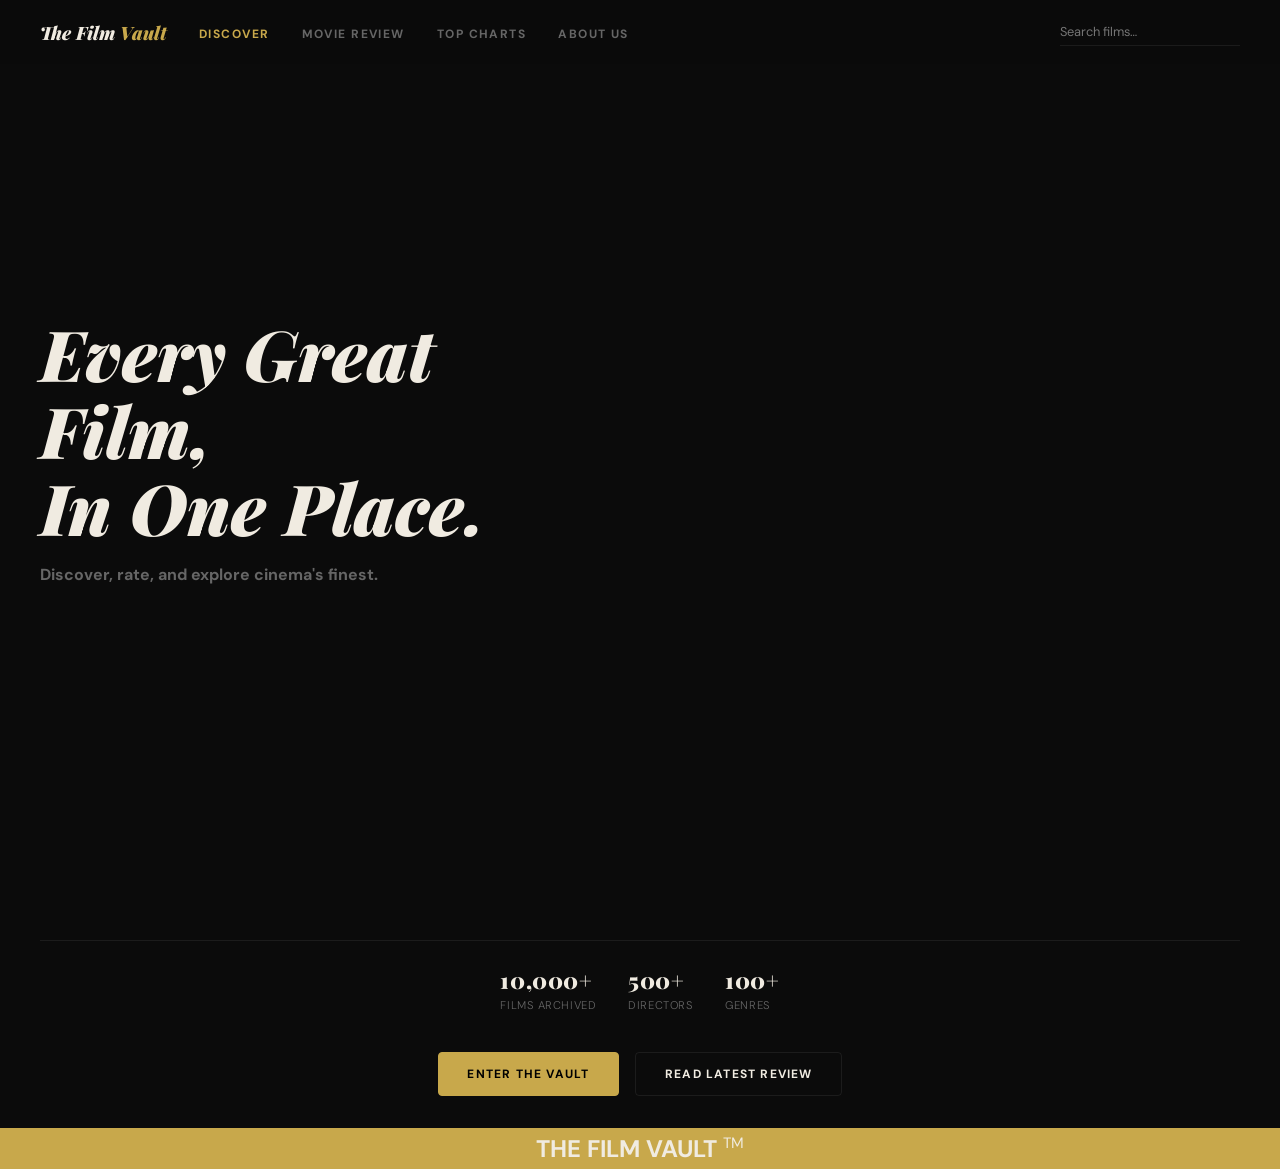
<file: Film Vault HTML/index.html>
<!DOCTYPE html>
<html lang="en">
<head>
  <meta charset="UTF-8" />
  <meta name="viewport" content="width=device-width, initial-scale=1.0" />
  <title>The Film Vault</title>
  <link rel="stylesheet" href="styles1.css" />
</head>
<body>

  <nav>
    <a href="index.html" class="logo">The Film <span>Vault</span></a>
    <ul>
      <li><a href="index.html" class="active">Discover</a></li>
      <li><a href="page 2.html">Movie Review</a></li>
      <li><a href="page 3.html">Top Charts</a></li>
      <li><a href="#">About Us</a></li>
    </ul>
    <input type="text" placeholder="Search films…" />
  </nav>

  <main>
    <div class="backdrops">
      <div class="slab" style="background-image: url('https://posterspy.com/wp-content/uploads/2023/05/Dune-2-Poster-4x5-1.jpg')"></div>
      <div class="slab" style="background-image: url('https://media.wonderlandmagazine.com/uploads/2022/12/OPP_DIGITAL1SHT_POSTER_2_20_UK-scaled.jpg')"></div>
      <div class="slab" style="background-image: url('https://image.tmdb.org/t/p/original/iOb2fjXLbpJgyQXe46n1WtGCnaa.jpg')"></div>
    </div>
    <div class="hero-text">
      <h1>Every Great Film,<br>In One Place.</h1>
      <p>Discover, rate, and explore cinema's finest.</p>
    </div>
  </main>

  <div class="vault-stats">
    <div class="stat"><span>10,000+</span> Films Archived</div>
    <div class="stat"><span>500+</span> Directors</div>
    <div class="stat"><span>100+</span> Genres</div>
  </div>
</div>

<div class="hero-buttons">
  <a href="page 3.html" class="btn-primary">Enter The Vault</a>
  <a href="page 2.html" class="btn-secondary">Read Latest Review</a>
</div>

  <section class="ending">

    <footer class="foot">

      <h2>THE FILM VAULT <span class="spanner">TM</span></h2>

    </footer>

  </section>

</body>
</html>
</file>
<file: Film Vault HTML/styles1.css>
@import url('https://fonts.googleapis.com/css2?family=Playfair+Display:ital,wght@0,900;1,700&family=DM+Sans:wght@300;400&display=swap');

:root {
  --bg: #0b0b0b;
  --gold: #c8a84b;
  --white: #f0ebe1;
  --muted: #666;
  --border: rgba(255,255,255,0.07);
  --ff-serif: 'Playfair Display', serif;
  --ff-sans: 'DM Sans', sans-serif;
  --ease: 0.2s ease;
}

* {
  box-sizing: border-box;
  margin: 0;
  padding: 0;
}

body {
  background: var(--bg);
  color: var(--white);
  font-family: var(--ff-sans);
  font-weight: 300;
  min-height: 100vh; /*make sure it takes 100% height */
}

a {
  color: inherit;
  text-decoration: none;  /*removes the default underlined thing*/
}

ul {
  list-style: none; /*default bullet points removed*/
}

/* ── Nav ── */
nav {
  position: fixed; top: 0; left: 0; right: 0; /*pins nav bar to the top*/
  height: 64px;
  display: flex; align-items: center; gap: 2rem;
  padding: 0 2.5rem;
  background: rgba(11,11,11,0.92);
  backdrop-filter: blur(16px); /*styling ke liye*/
  z-index: 10;
}

.logo {
  font-family: var(--ff-serif);
  font-size: 1.15rem;
  font-weight: 900;
  font-style: italic;
}

.logo span {color: var(--gold);} /*vault color ke liye*/

nav ul { display: flex; gap: 2rem; flex: 1; }

nav ul a {
  font-size: 0.75rem; letter-spacing: 0.12em;
  text-transform: uppercase; color: var(--muted);
  transition: color var(--ease); font-weight: bold;}

nav ul a:hover,
nav ul a.active {
  color: var(--gold);
}

nav input { /*search films*/
  margin-left: auto;
  background: none;
  border: none;
  border-bottom: 1px solid var(--border);
  color: var(--white);
  font-family: var(--ff-sans);
  font-size: 0.8rem;
  padding: 0.3rem 0;
  width: 180px;
  outline: none;
  transition: border-color var(--ease);
}

nav input:focus {
  border-color: var(--gold);
}

/* ── Hero (index.html) ── */
main {
  position: relative;
  height: 100vh;
  display: flex;
  align-items: center;
  padding: 0 2.5rem;
  overflow: hidden;
}

.backdrops {
  position: absolute;
  right: 0;
  top: 0;
  bottom: 0; /*position pinned to the right side of the screen*/
  width: 72%;
  display: flex;
  align-items: stretch;
  mask-image: linear-gradient(to right, transparent 0%, black 18%);
  -webkit-mask-image: linear-gradient(to right, transparent 0%, black 18%);
}

.slab { /*movie posters*/
  flex: 1;
  background-size: cover;
  background-position: center;
  clip-path: polygon(8% 0%, 100% 0%, 92% 100%, 0% 100%);
  margin-left: -4%;
  opacity: 0.55;
  filter: saturate(0.7) brightness(0.8);
  transition: all var(--ease);
}

.slab:first-child {
  margin-left: 0;
}

.backdrops:hover .slab {
  opacity: 0.35;
}

.backdrops:hover .slab:hover {
  opacity: 0.75;
  filter: saturate(1) brightness(0.9);
}

.hero-text {
  position: relative;
  z-index: 2;
  max-width: 520px;
}

.hero-text h1 {
  font-family: var(--ff-serif);
  font-size: clamp(2.8rem, 5.5vw, 5rem); /*stops size here*/
  font-weight: 900;
  font-style: italic;
  line-height: 1.1;
  margin-bottom: 1.1rem;
}

.hero-text p {
  font-size: 1rem;
  color: var(--muted);
  font-weight: bold;
}

/* Vault Stats */
.vault-stats {
  display: flex;
  gap: 2rem;
  margin: 2.5rem;
  border-top: 1px solid var(--border);
  padding-top: 1.5rem;
  justify-content: center;
}

.stat {
  display: flex;
  flex-direction: column;
  font-size: 0.7rem;
  color: var(--muted);
  text-transform: uppercase;
  letter-spacing: 0.05em;
}

.stat span {
  color: var(--white);
  font-size: 1.4rem;
  font-family: var(--ff-serif);
  font-weight: 900;
  margin-bottom: 0.2rem;
}

/* ── Shared Sections (Slider, Synopsis, Cast, Reviews) ── */
.films-section {
  padding: 4rem 2.5rem;
  background: var(--bg);
  position: relative;
  z-index: 5;
}

.films-section h2,.synopsis h3,.cast h3,.reviews h3 {
  font-family: var(--ff-serif);
  font-size: 1.5rem;
  margin-bottom: 1.5rem;
  padding-left: 5px;
}

.synopsis h3,.cast h3,.reviews h3 {
  font-style: italic;font-size: 1.2rem;margin-bottom: 0.9rem;padding-left: 0;
}

.movie-slider,.cast-row {
  display: flex;
  gap: 1.5rem;
  overflow-x: auto;
  padding-bottom: 1rem;
  scroll-behavior: smooth;
  scrollbar-width: none;
}


/* ── Movie Cards (Page 3) ── */
.movie-wrapper {
  flex: 0 0 auto;
  width: 200px;
  display: flex;
  flex-direction: column;
  gap: 0.8rem;
}

.movie-card {
  width: 100%;
  aspect-ratio: 2/3;
  background-color: #222;
  border-radius: 8px;
  cursor: pointer;
  transition: transform var(--ease);
  overflow: hidden;
}

.movie-card:hover {
  transform: scale(1.05);
}

.movie-card img {
  width: 100%;
  height: 100%;
  object-fit: cover;
  display: block;
}

.movie-label {
  display: flex;
  justify-content: space-between;
  font-size: 0.85rem;
  font-weight: 600;
  padding: 0 0.2rem;
}

.movie-title {
  white-space: nowrap;
  overflow: hidden;
  padding-right: 10px;
}

.movie-rating {
  color: var(--gold);
  font-family: var(--ff-serif);
  font-weight: 900;
  font-style: italic;
}

/* ── Film Detail Page (Page 2) ── */
.backdrop {
  margin-top: 64px;
  height: 46vh;
  min-height: 280px;
  background: linear-gradient(135deg, #0e0c09 0%, #1c1508 50%, #0e0c09 100%);
  position: relative;
}

.backdrop::after {
  content: '';
  position: absolute;
  inset: 0;
  background: linear-gradient(to bottom, transparent 40%, #0b0b0b 100%);
}

.detail-main {
  max-width: 1100px;
  margin: -90px auto 0;
  padding: 0 2.5rem;
  display: grid;
  grid-template-columns: 180px 1fr;  /*used for poster and details to the right*/
  gap: 2.5rem;
  position: relative;
  z-index: 2;
}

.poster {
  width: 100%;
  aspect-ratio: 2/3;
  border-radius: 6px;
  border: 1px solid rgba(200,168,75,.2);
  box-shadow: 0 16px 48px rgba(0,0,0,.7);
  overflow: hidden;
}

.poster img {
  width: 100%;
  height: 100%;
  object-fit: cover;
  display: block;
}

.eyebrow {
  font-size: 0.68rem;
  letter-spacing: 0.16em;
  text-transform: uppercase;
  color: var(--gold);
  margin-bottom: 0.5rem;
}

.detail-info h1 {
  font-family: var(--ff-serif);
  font-style: italic;
  font-weight: 900;
  font-size: clamp(2rem, 4vw, 3rem);
  line-height: 1.1;
  margin-bottom: 0.4rem;
}

.tagline {
  font-style: italic;
  color: rgb(210,220,33);
  font-size: 0.9rem;
  margin-bottom: 1rem;
}

.rating {
  font-family: var(--ff-serif);
  font-size: 2.8rem;
  font-weight: 900;
  color: var(--gold);
  line-height: 1;
  margin-bottom: 0.9rem;
}

.rating span {
  font-size: 1rem;
  color: #444;
}

.meta-pills {
  display: flex;
  gap: 0.5rem;
  margin-bottom: 1.2rem;
}

.meta-pills span {
  font-size: 0.7rem;
  letter-spacing: 0.08em;
  text-transform: uppercase;
  color: var(--muted);
  border: 1px solid var(--border);
  border-radius: 99px; /*to make it circular*/
  padding: 0.2rem 0.7rem;
}

/* Detail Page Sections */
.synopsis,
.cast,
.reviews {
  max-width: 1100px;
  margin: 1.8rem auto 0;
  padding: 0 2.5rem;
}

.synopsis {
  border-top: 1px solid var(--border);
  padding-top: 1.8rem;
}

.synopsis p {
  font-size: 0.9rem;
  color: var(--muted);
  max-width: 680px;
  line-height: 1.85;
}

.reviews {
  margin-bottom: 4rem;
}

/* Cast & Reviews */
.cast-card {
  flex-shrink: 0;
  display: flex;
  flex-direction: column;
  align-items: center;
  gap: 0.4rem;
  cursor: pointer;
}

.cast-card img {
  width: 90px;
  height: 90px;
  border-radius: 50%;
  object-fit: cover;
  border: 1px solid var(--border);
  transition: border-color var(--ease);
}

.cast-card:hover img {
  border-color: var(--gold);
}

.cast-name {
  font-size: 0.7rem;
  color: var(--muted);
  text-align: center;
}

.review-grid {
  display: grid;
  grid-template-columns: repeat(auto-fill, minmax(280px, 1fr));
  gap: 1rem;
}

.review-card {
  border-radius: 6px;
  background: #161616;
  border: 1px solid var(--border);
  padding: 1.1rem 1.2rem;
  cursor: pointer;
  transition: border-color var(--ease);
}

.review-card:hover {
  border-color: rgba(200,168,75,.3);
}

.review-header {
  display: flex;
  align-items: center;
  gap: 0.8rem;
  margin-bottom: 0.75rem;
}

.review-author {
  font-size: 0.8rem;
  color: var(--white);
}

.review-stars {
  font-size: 0.65rem;
  color: var(--gold);
  margin-top: 0.15rem;
}

.review-score {
  margin-left: auto;
  font-family: var(--ff-serif);
  font-size: 1.3rem;
  font-weight: 900;
  color: var(--gold);
}

.review-text {
  font-size: 0.82rem;
  color: var(--muted);
  line-height: 1.7;
}

/* ── Footer ── */
.ending {
  background: var(--gold);
  color: var(--white);
  font-weight: bolder;
  text-align: center;
  padding: 5px 0;
}

.spanner {
  vertical-align: super;
  font-size: 15px;
  font-weight: lighter;
}


.hero-buttons {
  display: flex;
  gap: 1rem;
  margin: 2rem;
  justify-content: center;
}

.btn-primary, .btn-secondary {
  padding: 0.8rem 1.8rem;
  font-size: 0.75rem;
  letter-spacing: 0.1em;
  text-transform: uppercase;
  border-radius: 4px;
  cursor: pointer;
  font-weight: bold;
  transition: all var(--ease);
  text-align: center;
}

.btn-primary {
  background: var(--gold);
  color: #000;
  border: 1px solid var(--gold);
}

.btn-primary:hover {
  background: #e0c266;
  transform: translateY(-2px);
}

.btn-secondary {
  background: transparent;
  color: var(--white);
  border: 1px solid var(--border);
}


/* ── Write a Review Section ── */
.write-review {
  max-width: 1100px;
  margin: 1.8rem auto 2rem;
  padding: 0 2.5rem;
  border-top: 1px solid var(--border);
  padding-top: 1.8rem;
}

.write-review h3 {
  font-family: var(--ff-serif);
  font-style: italic;
  font-size: 1.2rem;
  margin-bottom: 1.2rem;
}

.review-form {
  display: flex;
  flex-direction: column;
  gap: 0.9rem;
  max-width: 640px;
}

/* Star Picker */
.star-picker {
  display: flex;
  align-items: center;
  gap: 0.3rem;
}

.star {
  font-size: 1.8rem;
  color: #333;
  cursor: pointer;
  transition: color 0.15s, transform 0.15s;
  user-select: none;
  line-height: 1;
}

.star.active { color: var(--gold); }
.star.dim    { color: #2a2a2a; }

.star:hover  { transform: scale(1.2); }

.star-label {
  font-size: 0.7rem;
  letter-spacing: 0.1em;
  text-transform: uppercase;
  color: var(--muted);
  margin-left: 0.6rem;
  transition: color 0.2s;
}

.star-label.rated { color: var(--gold); }

/* Inputs */
.rf-input,
.rf-textarea {
  background: #111;
  border: 1px solid var(--border);
  border-radius: 4px;
  color: var(--white);
  font-family: var(--ff-sans);
  font-size: 0.85rem;
  font-weight: 300;
  padding: 0.75rem 1rem;
  outline: none;
  transition: border-color var(--ease);
  width: 100%;
  resize: none;
}

.rf-input::placeholder,
.rf-textarea::placeholder { color: #444; }

.rf-input:focus,
.rf-textarea:focus { border-color: var(--gold); }

.rf-footer {
  display: flex;
  align-items: center;
  justify-content: space-between;
}

.rf-chars {
  font-size: 0.68rem;
  color: #444;
  letter-spacing: 0.05em;
}

.rf-submit { padding: 0.65rem 1.4rem; font-size: 0.72rem; }

/* Success banner */
.review-success {
  margin-top: 0.8rem;
  display: flex;
  align-items: center;
  gap: 0.5rem;
  font-size: 0.8rem;
  color: #7ecb8f;
  border: 1px solid rgba(126,203,143,0.2);
  border-radius: 4px;
  padding: 0.6rem 1rem;
  max-width: 640px;
  animation: fadeIn 0.3s ease;
}

.review-success.hidden { display: none; }

.success-icon {
  font-size: 1rem;
  font-weight: 700;
}

/* New review card entrance */
.new-review {
  opacity: 0;
  transform: translateY(-10px);
  transition: opacity 0.4s ease, transform 0.4s ease;
}

.new-review.visible {
  opacity: 1;
  transform: translateY(0);
}

/* Shake animation for validation */
@keyframes shake {
  0%, 100% { transform: translateX(0); }
  20%       { transform: translateX(-6px); }
  40%       { transform: translateX(6px); }
  60%       { transform: translateX(-4px); }
  80%       { transform: translateX(4px); }
}

.shake { animation: shake 0.45s ease; }

@keyframes fadeIn {
  from { opacity: 0; transform: translateY(4px); }
  to   { opacity: 1; transform: translateY(0); }
}
</file>
